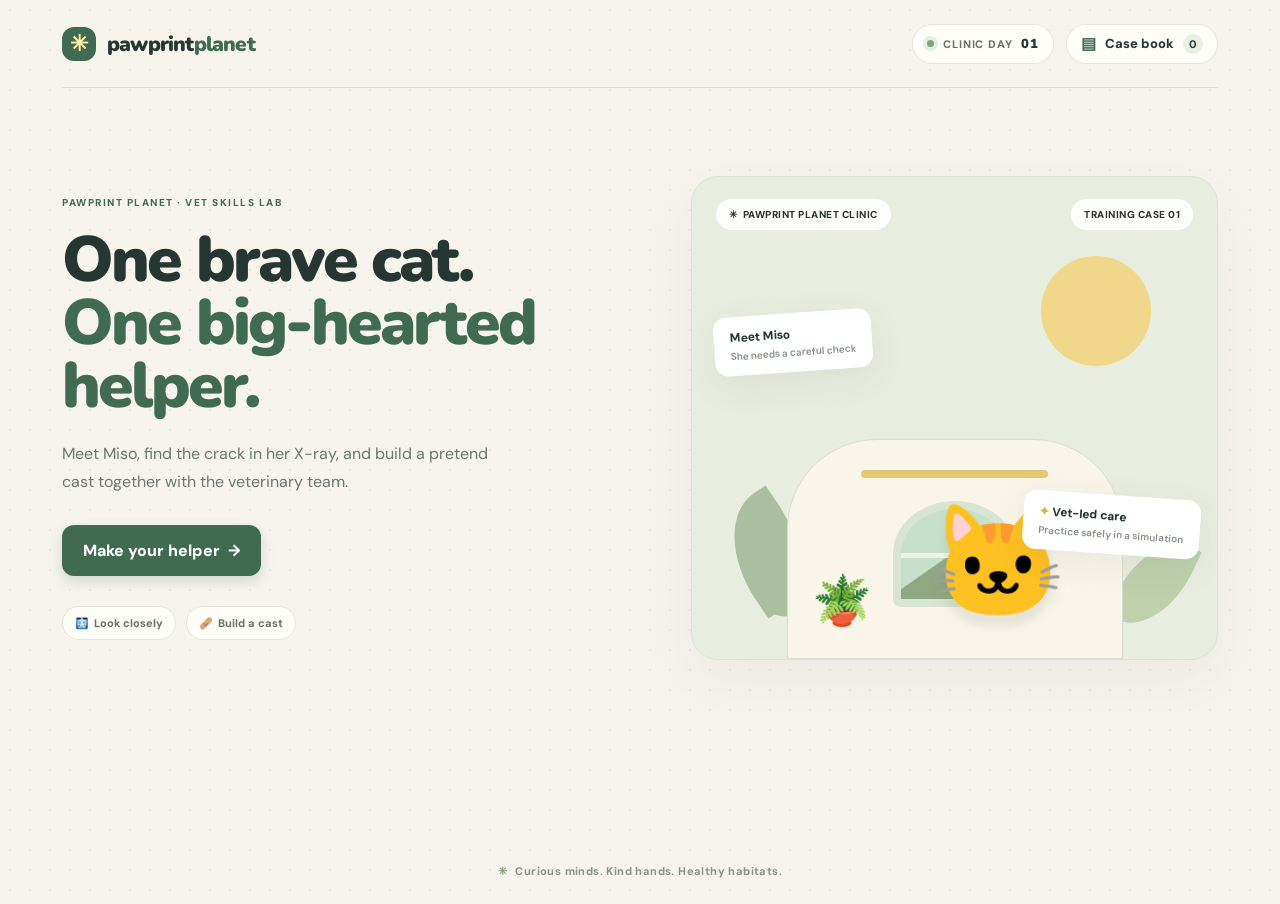
<file: index.html>
<!doctype html>
<html lang="en">
<head>
  <meta charset="utf-8">
  <meta name="viewport" content="width=device-width, initial-scale=1">
  <meta name="theme-color" content="#f7f4ed">
  <title>Pawprint Planet — Miso’s Cast Lab</title>
  <link rel="preconnect" href="https://fonts.googleapis.com">
  <link rel="preconnect" href="https://fonts.gstatic.com" crossorigin>
  <link href="https://fonts.googleapis.com/css2?family=DM+Sans:wght@400;500;600;700;800&family=Nunito:wght@600;700;800;900&display=swap" rel="stylesheet">
  <link rel="stylesheet" href="styles.css">
  <link rel="stylesheet" href="game-enhancements.css">
  <style>.choice:disabled{cursor:default;opacity:.7}</style>
</head>
<body>
  <div class="app-shell">
    <header class="topbar">
      <a class="brand" href="#" aria-label="Pawprint Planet home"><span class="brand-mark">✳</span><span>pawprint<span class="brand-accent">planet</span></span></a>
      <div class="top-meta"><span class="day-pill"><span class="live-dot"></span> CLINIC DAY <b id="day-count">01</b></span><button class="book-button" id="open-book" aria-label="Open case book"><span>▤</span> Case book <b id="case-count">0</b></button></div>
    </header>
    <main id="app" aria-live="polite"></main>
    <footer class="footer-note"><span>✳</span> Curious minds. Kind hands. Healthy habitats.</footer>
  </div>
  <div id="toast" class="toast" role="status" aria-live="polite"></div>
  <script src="game.js"></script>
</body>
</html>
</file>
<file: styles.css>
:root{--ink:#263632;--muted:#6c7b73;--paper:#f7f4ed;--white:#fffefa;--green:#416b51;--deep:#304f3e;--mint:#d9e9d5;--yellow:#f4d883;--peach:#f2c8b7;--line:#e7e5da;--shadow:0 20px 55px #40544412;--font:'DM Sans',sans-serif;--display:'Nunito',sans-serif}*{box-sizing:border-box}body{margin:0;background:var(--paper);color:var(--ink);font-family:var(--font);min-height:100vh;background-image:radial-gradient(#a1b79425 .8px,transparent .8px);background-size:20px 20px}.app-shell{max-width:1240px;margin:auto;padding:0 42px}.topbar{height:88px;display:flex;align-items:center;justify-content:space-between;border-bottom:1px solid #dedfd4}.brand{display:flex;align-items:center;gap:11px;text-decoration:none;color:var(--ink);font:900 21px var(--display);letter-spacing:-.8px}.brand-mark{display:grid;place-items:center;width:34px;height:34px;border-radius:12px;background:var(--green);color:#ffefa7;font-size:22px}.brand-accent{color:var(--green)}.top-meta{display:flex;gap:12px;align-items:center}.day-pill,.book-button{height:40px;display:flex;align-items:center;gap:9px;padding:0 14px;border:1px solid var(--line);border-radius:99px;background:#fffdf8;font-weight:800;font-size:11px;letter-spacing:.8px}.day-pill{color:#65756a}.day-pill b{color:var(--ink);font:900 13px var(--display)}.live-dot{width:7px;height:7px;border-radius:50%;background:#7da481;box-shadow:0 0 0 4px #e2f0df}.book-button{font-size:13px;letter-spacing:0;color:var(--ink);cursor:pointer}.book-button span{font-size:16px;color:var(--green)}.book-button b{background:#e8efe3;border-radius:50%;width:20px;height:20px;display:grid;place-items:center;font-size:11px}.footer-note{display:flex;justify-content:center;align-items:center;gap:8px;color:#89928a;font-size:11px;font-weight:700;letter-spacing:.4px;padding:26px}.footer-note span{color:#7da481}main{min-height:calc(100vh - 150px)}button,select,input{font:inherit}button{cursor:pointer}.eyebrow{font-size:10px;font-weight:800;letter-spacing:1.5px;color:var(--green);text-transform:uppercase}.muted{color:var(--muted)}.landing{display:grid;grid-template-columns:1.03fr .97fr;gap:70px;align-items:center;min-height:660px;padding:48px 0}.hero-copy{max-width:510px}.hero-copy h1{font:900 clamp(44px,5vw,66px)/.98 var(--display);letter-spacing:-2.8px;margin:20px 0 22px}.hero-copy h1 em{font-style:normal;color:var(--green)}.hero-copy>p{font-size:16px;line-height:1.75;color:#68776f;max-width:430px;margin:0 0 29px}.primary,.secondary,.text-button{border:0;border-radius:12px;font-weight:800}.primary{background:var(--green);color:white;padding:15px 21px;box-shadow:0 6px 14px #416b5130;transition:.2s}.primary:hover{background:var(--deep);transform:translateY(-1px)}.secondary{background:#e9efe5;color:var(--deep);padding:12px 16px}.text-button{background:none;color:var(--green);padding:10px}.hero-tags{display:flex;gap:10px;margin-top:30px}.tag{padding:9px 12px;border:1px solid var(--line);background:#fffdf8;border-radius:99px;font-weight:700;font-size:11px;color:#627169}.tag span{margin-right:5px}.hero-art{height:484px;background:#e9eddf;border:1px solid #dbe3d2;border-radius:27px;position:relative;overflow:hidden;box-shadow:var(--shadow)}.art-top{position:absolute;top:22px;left:24px;right:24px;display:flex;justify-content:space-between;z-index:2}.art-top span{background:#ffffffd9;border-radius:99px;padding:9px 13px;font-size:10px;font-weight:800;letter-spacing:.5px}.sun{position:absolute;width:110px;height:110px;background:#f1d78a;border-radius:50%;right:66px;top:79px}.leaf{position:absolute;border-radius:80% 0 80% 0;background:#aabfa0;transform:rotate(-34deg)}.leaf.one{width:72px;height:112px;left:39px;bottom:51px}.leaf.two{width:52px;height:82px;left:86px;bottom:28px;transform:rotate(45deg)}.leaf.three{width:60px;height:97px;right:33px;bottom:27px;transform:rotate(25deg);background:#bfd0ad}.clinic-card{position:absolute;left:18%;right:18%;bottom:0;height:220px;background:#f9f5e9;border-radius:90px 90px 0 0;border:1px solid #d9ddcf;display:flex;justify-content:center;align-items:center}.clinic-card:before{content:'';position:absolute;top:30px;left:22%;right:22%;height:8px;border-radius:9px;background:#e5c876}.window{position:absolute;top:61px;left:50%;transform:translateX(-50%);width:124px;height:106px;border:8px solid #d8e5d2;border-radius:50% 50% 8px 8px;background:linear-gradient(145deg,#c6e0cb 0 48%,#8da882 49%);overflow:hidden}.window:before,.window:after{content:'';position:absolute;background:#eff2e1}.window:before{width:5px;height:100%;left:50%}.window:after{height:5px;width:100%;top:49%}.plant{position:absolute;bottom:26px;left:24px;font-size:48px;z-index:2}.pet-cat{position:absolute;bottom:23px;left:42%;font-size:112px;filter:drop-shadow(0 12px 4px #68725820)}.float-card{position:absolute;z-index:3;background:white;padding:13px 16px;border-radius:13px;box-shadow:0 10px 35px #304f3e14;font-weight:800;font-size:12px}.float-card small{display:block;color:#879188;font-size:10px;font-weight:600;margin-top:4px}.float-card.a{top:136px;left:22px;transform:rotate(-4deg)}.float-card.b{right:17px;bottom:105px;transform:rotate(4deg)}.star{color:#d9ad47}.welcome-card{width:min(900px,100%);margin:60px auto;background:var(--white);border:1px solid var(--line);border-radius:22px;box-shadow:var(--shadow);padding:38px 44px}.steps{display:flex;gap:9px;align-items:center;margin:0 0 21px}.step{font-size:10px;letter-spacing:.8px;font-weight:800;color:#8d9990}.step.active{color:var(--green)}.step-line{width:28px;height:1px;background:#dce2d8}.welcome-card h2{font:900 36px var(--display);letter-spacing:-1.1px;margin:10px 0}.welcome-card>p{line-height:1.65;color:var(--muted);margin:0 0 24px}.avatar-grid{display:grid;grid-template-columns:1fr 1fr;gap:24px}.avatar-preview{border-radius:18px;background:#edf1e6;min-height:282px;display:grid;place-items:center;position:relative;overflow:hidden}.avatar-preview:before{content:'';position:absolute;width:195px;height:195px;border-radius:50%;background:#e2ead9;bottom:-45px}.avatar-sprite{position:relative;z-index:1;text-align:center}.avatar-face{font-size:128px;line-height:1;filter:drop-shadow(0 8px 3px #354d3020)}.avatar-outfit{font-size:14px;font-weight:900;color:var(--green);margin-top:-3px}.avatar-name-preview{position:absolute;z-index:2;top:15px;left:15px;background:white;border-radius:99px;padding:8px 11px;font-size:11px;font-weight:800}.form-fields{display:grid;grid-template-columns:1fr 1fr;gap:12px}.field{display:flex;flex-direction:column;gap:7px}.field.wide{grid-column:1/-1}.field label{font-size:10px;color:#728077;font-weight:800;letter-spacing:.7px;text-transform:uppercase}.field input,.field select{height:43px;border:1px solid #e1e3da;border-radius:10px;background:#fffefa;padding:0 12px;color:var(--ink);outline:none}.field input:focus,.field select:focus{border-color:#81a487;box-shadow:0 0 0 3px #e4eee1}.choice-dots{display:flex;gap:8px}.choice-dot{border:2px solid transparent;border-radius:50%;width:29px;height:29px;padding:0}.choice-dot.selected{outline:2px solid var(--green);outline-offset:2px}.field.note{grid-column:1/-1;color:#879188;font-size:11px;line-height:1.5}.card-actions{display:flex;align-items:center;justify-content:space-between;margin-top:22px}.clinic{padding:26px 0 44px}.clinic-header{display:flex;align-items:flex-end;justify-content:space-between;margin:7px 0 24px}.clinic-header h1{font:900 37px var(--display);letter-spacing:-1.1px;margin:7px 0}.clinic-header p{color:var(--muted);margin:0;font-size:14px}.progress-label{font-size:10px;letter-spacing:1px;color:#77837a;font-weight:800;text-align:right}.progress-track{width:158px;height:7px;background:#e5e9de;border-radius:10px;margin-top:10px;overflow:hidden}.progress-fill{height:100%;border-radius:10px;background:#78a37d;transition:width .4s}.game-layout{display:grid;grid-template-columns:minmax(0,1.4fr) minmax(290px,.8fr);gap:20px;align-items:stretch}.patient-scene{min-height:510px;border-radius:20px;overflow:hidden;background:#e7eddf;border:1px solid #d8e1d1;position:relative}.scene-header{position:absolute;left:20px;right:20px;top:18px;display:flex;justify-content:space-between;z-index:4}.scene-chip{background:#fffdf2;border:1px solid #e3e5d8;border-radius:99px;padding:9px 12px;font-size:10px;font-weight:800;letter-spacing:.7px}.scene-wall{position:absolute;inset:0 0 140px;background:linear-gradient(180deg,#e9efdf,#dfe9d9)}.scene-floor{position:absolute;bottom:0;left:0;right:0;height:147px;background:#e7dbc3;border-top:9px solid #d4c7ad}.scene-window{position:absolute;width:135px;height:119px;left:8%;top:89px;border:9px solid #fffdf3;border-radius:48% 48% 8px 8px;background:linear-gradient(145deg,#c5e3d4 0 46%,#9abc96 47%);box-shadow:0 4px 0 #ccd8c3}.scene-window:after{content:'';position:absolute;top:48%;left:0;width:100%;height:5px;background:#fffdf3}.scene-window:before{content:'';position:absolute;top:0;left:50%;width:5px;height:100%;background:#fffdf3;z-index:1}.scene-shelf{position:absolute;right:8%;top:123px;width:114px;height:9px;border-radius:6px;background:#c9ad80;box-shadow:0 16px 0 -3px #e0d1b5,0 34px 0 -3px #e0d1b5}.scene-plant{position:absolute;bottom:105px;right:8%;font-size:50px;z-index:2}.counter{position:absolute;left:8%;right:8%;bottom:50px;height:54px;border-radius:8px 8px 0 0;background:#8ea887;box-shadow:0 10px 0 #718a6c}.patient{position:absolute;left:50%;transform:translateX(-50%);bottom:91px;z-index:3;text-align:center;transition:.3s}.patient-emoji{font-size:150px;line-height:1;filter:drop-shadow(0 12px 4px #52634824)}.patient-name{display:inline-block;background:#fffdf4;border-radius:99px;padding:8px 14px;font-size:12px;font-weight:900;margin-top:-4px;box-shadow:0 4px 12px #364c3010}.speech{position:absolute;left:50%;transform:translateX(-50%);bottom:303px;z-index:4;background:#fffefa;border-radius:16px;padding:14px 17px;font-size:12px;font-weight:700;line-height:1.5;width:max-content;max-width:74%;box-shadow:0 8px 20px #40544416;text-align:center}.speech:after{content:'';position:absolute;left:50%;bottom:-8px;border-width:9px 8px 0;border-style:solid;border-color:#fffefa transparent transparent;transform:translateX(-50%)}.activity-card{background:var(--white);border:1px solid var(--line);border-radius:20px;padding:25px;box-shadow:0 10px 30px #40544408;display:flex;flex-direction:column}.activity-card .eyebrow{font-size:9px}.activity-card h2{font:900 24px/1.1 var(--display);letter-spacing:-.5px;margin:10px 0}.activity-desc{font-size:12px;line-height:1.6;color:var(--muted);margin:0 0 19px}.choice-list{display:grid;gap:9px}.choice{border:1px solid #e5e7de;background:#fffefa;border-radius:11px;padding:12px 13px;display:flex;align-items:center;gap:11px;text-align:left;color:var(--ink);transition:.15s}.choice:hover{border-color:#a8bca1;background:#f7faf4}.choice .choice-icon{width:31px;height:31px;border-radius:9px;background:#edf2e8;display:grid;place-items:center;font-size:16px;flex-shrink:0}.choice strong{font-size:12px;display:block}.choice small{font-size:10px;color:#7d897f;display:block;margin-top:3px}.choice.is-wrong{border-color:#e6b3a1;background:#fff7f3;animation:shake .25s}.choice.is-right{border-color:#83a77e;background:#f2f8ef}.helper-tip{margin-top:auto;border-radius:11px;background:#f4f5ed;padding:12px;font-size:10px;line-height:1.55;color:#78847b}.helper-tip b{color:var(--green)}.feedback{margin:14px 0 0;padding:12px;border-radius:11px;background:#eff5eb;color:#426348;font-size:11px;line-height:1.55;font-weight:700}.feedback.wrong{background:#fff1eb;color:#945b48}.activity-actions{margin-top:16px}.case-book{position:fixed;inset:0;background:#1e2d2377;z-index:20;display:grid;place-items:center;padding:22px}.book-panel{width:min(680px,100%);max-height:84vh;overflow:auto;border-radius:20px;background:#fffefa;box-shadow:0 25px 80px #182a1d35;padding:26px}.book-head{display:flex;justify-content:space-between;align-items:flex-start}.book-head h2{font:900 27px var(--display);margin:7px 0}.close-button{border:0;border-radius:50%;background:#eef1e8;width:34px;height:34px;font-size:17px;color:#536458}.book-empty{text-align:center;padding:55px 20px;color:#819087}.book-empty .empty-ill{font-size:50px}.case-list{display:grid;gap:9px;margin-top:18px}.case-row{border:1px solid var(--line);border-radius:13px;padding:13px;display:grid;grid-template-columns:50px 1fr auto;align-items:center;gap:12px}.case-animal{width:48px;height:48px;border-radius:13px;display:grid;place-items:center;background:#eff3e9;font-size:26px}.case-row strong{font-size:13px}.case-row small{display:block;color:#78847b;margin-top:4px;font-size:10px}.case-badge{font-size:10px;font-weight:800;background:#edf3e8;color:#557656;border-radius:99px;padding:7px 10px}.overlay{position:fixed;inset:0;z-index:30;background:#20332675;display:grid;place-items:center;padding:20px}.modal{width:min(500px,100%);background:#fffefa;border-radius:22px;padding:32px;box-shadow:0 25px 80px #182a1d35;text-align:center}.modal-icon{font-size:55px}.modal h2{font:900 31px var(--display);margin:8px 0}.modal p{color:#718076;line-height:1.65;font-size:14px}.modal-facts{background:#f2f4eb;padding:13px;border-radius:12px;color:#5d6f62;font-size:11px;line-height:1.6;text-align:left;margin:19px 0}.modal .primary{width:100%}.toast{position:fixed;bottom:25px;left:50%;transform:translate(-50%,20px);opacity:0;background:#314e3b;color:white;border-radius:99px;padding:12px 18px;font-size:12px;font-weight:800;z-index:40;transition:.25s;pointer-events:none}.toast.show{opacity:1;transform:translate(-50%,0)}.hidden{display:none!important}@keyframes shake{25%{transform:translateX(-4px)}75%{transform:translateX(4px)}}.finish-card{max-width:670px;margin:80px auto;padding:48px;background:#fffefa;border:1px solid var(--line);box-shadow:var(--shadow);border-radius:22px;text-align:center}.finish-card h1{font:900 42px var(--display);margin:12px}.finish-icon{font-size:70px}.finish-stats{display:flex;justify-content:center;gap:12px;margin:24px 0}.stat{padding:14px 18px;background:#f1f4eb;border-radius:13px;font-size:12px;font-weight:700}.stat b{display:block;font:900 22px var(--display);color:var(--green)}@media(max-width:850px){.app-shell{padding:0 22px}.landing{grid-template-columns:1fr;gap:28px;padding:42px 0}.hero-copy{max-width:650px}.hero-art{height:370px}.game-layout{grid-template-columns:1fr}.patient-scene{min-height:450px}.activity-card{min-height:360px}.clinic-header h1{font-size:31px}}@media(max-width:590px){.app-shell{padding:0 15px}.topbar{height:70px}.brand{font-size:18px}.day-pill{display:none}.book-button{height:36px;font-size:12px;padding:0 10px}.landing{min-height:auto;padding:43px 0}.hero-copy h1{font-size:48px}.hero-art{height:320px}.pet-cat{font-size:93px}.clinic-card{left:10%;right:10%}.welcome-card{margin:28px auto;padding:24px 18px}.welcome-card h2{font-size:30px}.avatar-grid{grid-template-columns:1fr}.avatar-preview{min-height:230px}.avatar-face{font-size:105px}.form-fields{gap:10px}.clinic{padding-top:20px}.clinic-header h1{font-size:27px}.clinic-header p{font-size:12px}.progress-track{width:90px}.patient-scene{min-height:405px}.patient-emoji{font-size:120px}.patient{bottom:79px}.speech{bottom:270px;font-size:11px;max-width:84%;min-width:190px}.scene-floor{height:125px}.scene-wall{bottom:119px}.scene-plant{bottom:85px}.counter{bottom:40px}.scene-window{top:78px;width:105px;height:98px}.scene-shelf{top:110px}.activity-card{padding:20px}.card-actions{gap:10px;align-items:stretch}.finish-card{padding:33px 21px;margin:46px auto}.finish-card h1{font-size:34px}.footer-note{font-size:9px}}
</file>
<file: game-enhancements.css>
/* Focused case-study interactions */
.xray-card{position:relative;margin:2px 0 16px;padding:11px;background:#e8eee4;border:1px solid #d8e2d6;border-radius:14px}
.xray-label{font-size:9px;letter-spacing:.8px;font-weight:900;color:#607568;margin:0 0 8px 2px}
.xray-card svg{display:block;width:100%;height:auto;border-radius:10px}
.xray-hit{position:absolute;left:47%;top:53%;transform:translate(-50%,-50%);width:38px;height:38px;border:2px solid #f7d780;border-radius:50%;background:#f7d78030;color:#fff5c8;font-size:0;box-shadow:0 0 0 5px #f7d78022;animation:hotspot 1.5s ease-in-out infinite}
.xray-hit:after{content:'✦';font-size:21px;text-shadow:0 1px 4px #253c36}
@keyframes hotspot{50%{box-shadow:0 0 0 9px #f7d78012;transform:translate(-50%,-50%) scale(1.08)}}
.cast-workbench{display:grid;grid-template-columns:minmax(115px,.68fr) minmax(0,1.4fr);gap:12px;margin:3px 0 15px}
.model-leg-wrap{display:flex;flex-direction:column;align-items:center;justify-content:center;min-height:255px;border-radius:14px;background:linear-gradient(160deg,#f1f3e9,#e9eee2);border:1px solid #e1e7da;padding:12px 7px}
.leg-label{font-size:8px;letter-spacing:.7px;font-weight:900;color:#708077;text-align:center}
.model-leg{position:relative;display:flex;justify-content:center;align-items:center;height:187px;width:100%;margin:6px auto}
.bone-shape{position:relative;width:39px;height:147px;border-radius:20px;background:linear-gradient(90deg,#d3b88e,#f7e9ca 45%,#caaa7e);border:2px solid #bd9d71;box-shadow:0 7px 12px #40544418;transition:.25s}
.paw-end{position:absolute;z-index:5;bottom:0;left:50%;transform:translateX(-50%);font-size:23px;filter:drop-shadow(0 3px 2px #40544420)}
.leg-layer{position:absolute;display:block;left:50%;transform:translateX(-50%);width:100%;height:100%;border:1px solid #ffffffa8;box-shadow:0 4px 9px #40544418;transition:all .45s cubic-bezier(.2,.8,.2,1);animation:layerIn .35s ease-out}
.leg-layer.padding{inset:9px auto;transform:translateX(-50%);width:58px;height:auto;border-radius:24px;background:repeating-linear-gradient(135deg,#f4e9d7 0 5px,#fff9eb 5px 10px);border-color:#dbcbb1}
.leg-layer.support{inset:13px auto;transform:translateX(-50%);width:49px;height:auto;border-radius:21px;background:repeating-linear-gradient(0deg,#b5c6b4 0 8px,#d4dfcc 8px 12px);border-color:#91aa96}
.leg-layer.wrap{inset:17px auto;transform:translateX(-50%);width:44px;height:auto;border-radius:20px;background:repeating-linear-gradient(0deg,#e8ad87 0 10px,#f4c59f 10px 16px);border-color:#d99069}
@keyframes layerIn{from{opacity:0;transform:translateX(-50%) scale(.7)}to{opacity:1;transform:translateX(-50%) scale(1)}}
.layer-count{font-size:9px;font-weight:800;color:#607568;text-align:center}
.cast-materials{display:grid;gap:7px;align-content:center}
.material{position:relative;display:grid;grid-template-columns:26px 1fr;column-gap:8px;align-items:center;text-align:left;width:100%;padding:9px;border:1px solid #e1e7db;background:#fffefa;border-radius:11px;color:var(--ink);transition:.18s}
.material:not(:disabled):hover{border-color:#9ab496;background:#f5f8f1;transform:translateX(2px)}
.material>span{grid-row:1/3;display:grid;place-items:center;width:26px;height:26px;border-radius:8px;background:#eff3e9;font-size:14px}
.material strong{font-size:10px;line-height:1.3}
.material small{font-size:8px;line-height:1.35;color:#78857b;margin-top:2px}
.material.used{border-color:#b8cdb3;background:#f2f7ef;opacity:.78}
.material:disabled{cursor:default}
.done-mark{grid-column:2;color:#5d815f;font-size:8px;margin-top:3px}
.cast-progress{height:6px;border-radius:9px;background:#e7ece2;overflow:hidden;margin:0 0 12px}
.cast-progress-fill{height:100%;background:#7ea17b;border-radius:9px;transition:width .35s}
.healed-cat{position:relative;min-height:170px;border-radius:15px;display:grid;place-items:center;background:linear-gradient(160deg,#edf2e7,#dfe9d9);overflow:hidden;margin:12px 0}
.healed-cat>div:nth-child(2){font-size:104px;filter:drop-shadow(0 10px 5px #40544420)}
.healed-spark{position:absolute;top:13px;left:17px;right:17px;text-align:center;color:#d6aa4e;letter-spacing:10px}
.cast-badge{position:absolute;bottom:12px;background:#fffefa;border-radius:99px;padding:8px 13px;font-size:10px;font-weight:900;color:#486c50;box-shadow:0 3px 10px #40544414}
.case-note{display:grid;gap:7px;padding:13px;background:#f3f5ed;border-radius:12px;color:#57695d;font-size:11px}
.case-note>b{font-size:12px;color:var(--ink)}
.case-note small{font-size:9px;line-height:1.5;color:#78847b;margin-top:3px}
.book-actions{display:flex;justify-content:flex-end;gap:8px;margin:15px 0}
.choice:disabled{cursor:default;opacity:.7}
@media(max-width:590px){.cast-workbench{grid-template-columns:110px minmax(0,1fr);gap:8px}.model-leg-wrap{min-height:232px;padding:9px 4px}.model-leg{height:168px}.bone-shape{height:131px}.material{padding:8px 7px;grid-template-columns:23px 1fr;gap:6px}.material>span{width:23px;height:23px}.material strong{font-size:9px}.material small{font-size:7px}.xray-hit{width:34px;height:34px}.case-row{grid-template-columns:44px 1fr}.case-row .case-badge{grid-column:2;justify-self:start}}

/* Treatment-learning cards */
.treatment-deck{display:grid;gap:8px;max-height:405px;overflow:auto;padding:1px 3px 2px 1px}
.treatment-card{display:grid;grid-template-columns:35px 1fr 19px;gap:9px;align-items:start;width:100%;padding:11px;text-align:left;background:#fffefa;border:1px solid #e2e7dc;border-radius:12px;color:var(--ink);transition:.18s}
.treatment-card:hover{border-color:#a4b99f;background:#f7faf4}
.treatment-card.learned{border-color:#c9dac4;background:#f6f9f2}
.treatment-icon{display:grid;place-items:center;width:34px;height:34px;border-radius:10px;background:#edf2e8;font-size:18px}
.treatment-copy{display:grid;gap:4px;min-width:0}
.treatment-copy>strong{font-size:11px;line-height:1.35}
.treatment-copy>small{font-size:9px;color:#7d897f}
.treatment-detail{display:grid;gap:4px;margin-top:7px;padding-top:8px;border-top:1px solid #e4e9df;font-size:9px;color:#65756a;line-height:1.45}
.treatment-detail b{font-size:8px;color:#486d52;text-transform:uppercase;letter-spacing:.55px;margin-top:2px}
.treatment-arrow{font-size:14px;font-weight:900;color:#719477;text-align:center}
.learning-meter{padding:9px 0 2px;text-align:right;color:#829087;font-size:9px}
.learning-meter b{color:#4c7154}
.treatment-deck+.learning-meter+.activity-actions{margin-top:8px}

/* Three-layer drag-to-wrap cast lab */
.cast-lab{display:grid;grid-template-columns:1fr;gap:10px;margin:4px 0 12px}
.wrap-model{padding:12px 12px 10px;border:1px solid #e0e7dc;border-radius:15px;background:linear-gradient(145deg,#f4f6ef,#eaf0e6)}
.wrap-heading{display:flex;justify-content:space-between;align-items:center;color:#708077;font-size:8px;letter-spacing:.75px;font-weight:900}
.wrap-heading span{color:#416b51;font-size:9px;letter-spacing:0}
.wrap-bone{position:relative;height:167px;margin:8px auto 3px;width:min(100%,285px);border-radius:17px;background:radial-gradient(ellipse at center,#dce8d8 0 27%,transparent 28%);display:grid;place-items:center;overflow:hidden}
.bone-core{width:39px;height:146px;border:2px solid #b99d76;border-radius:22px;background:linear-gradient(90deg,#d1b58c,#f7e9c9 45%,#c6a77d);box-shadow:0 5px 11px #40544417}
.model-paw{position:absolute;bottom:2px;left:50%;transform:translateX(-50%);font-size:20px;filter:drop-shadow(0 2px 2px #40544420)}
.wrap-band{position:absolute;z-index:2;left:50%;transform:translateX(-50%);top:calc(var(--band-index)*10% + 5%);width:54px;height:11px;border-radius:7px;border:1px solid #ffffffa5;box-shadow:0 2px 5px #4054442b;animation:bandIn .22s ease-out}
.wrap-band.layer-0{width:48px;background:repeating-linear-gradient(90deg,#f0dfc3 0 5px,#fff5e3 5px 8px)}
.wrap-band.layer-1{width:58px;height:13px;background:repeating-linear-gradient(90deg,#99b39b 0 6px,#c4d3bd 6px 10px)}
.wrap-band.layer-2{width:68px;height:15px;background:repeating-linear-gradient(90deg,#df9b75 0 6px,#f2bd93 6px 10px)}
@keyframes bandIn{from{opacity:.25;transform:translateX(-50%) scaleX(.4)}to{opacity:1;transform:translateX(-50%) scaleX(1)}}
.wrap-track{border:1px solid #dce5da;border-radius:12px;background:#fffefa;padding:8px 9px 6px;outline:none}
.wrap-track:focus-visible{box-shadow:0 0 0 3px #b9d0b2}
.track-direction{text-align:center;color:#7d8a80;font-size:7px;font-weight:900;letter-spacing:.7px;margin:0 0 6px}
.drag-lane{position:relative;height:50px;border-radius:9px;background:linear-gradient(180deg,#eff3eb,#e6ede3);border:1px dashed #bdcdb9;overflow:hidden;touch-action:none;user-select:none}
.drag-bone{position:absolute;z-index:0;left:32%;right:32%;top:15px;height:19px;border:1px solid #c0a982;border-radius:14px;background:linear-gradient(90deg,#dcc69f,#fff0d4 50%,#d0b48d);opacity:.8}
.drag-bone:after{content:'';position:absolute;left:40%;right:40%;top:5px;height:7px;border-radius:5px;background:#b6c9b0}
.drag-strip{position:absolute;z-index:1;left:0;top:10px;width:48%;height:29px;border:1px solid #c6d2c1;border-radius:8px;background:repeating-linear-gradient(90deg,#f4e8d4 0 8px,#fff7e9 8px 14px);display:grid;place-items:center;color:#5b6e61;font-size:8px;font-weight:900;box-shadow:0 3px 8px #40544420;cursor:grab;touch-action:none;user-select:none;white-space:nowrap;transition:box-shadow .16s}
.drag-strip.layer-1{background:repeating-linear-gradient(90deg,#9bb49d 0 8px,#cedbc7 8px 14px);border-color:#87a78c;color:#334f3c}
.drag-strip.layer-2{background:repeating-linear-gradient(90deg,#df9a75 0 8px,#f2c39f 8px 14px);border-color:#ce8867;color:#663f31}
.drag-strip.dragging{cursor:grabbing;box-shadow:0 7px 14px #304f3e35;scale:1.03}
.drag-help{text-align:center;color:#869188;font-size:8px;margin-top:5px}
.layer-steps{display:grid;grid-template-columns:repeat(3,1fr);gap:6px}
.layer-step{display:flex;align-items:center;gap:6px;min-width:0;padding:7px 6px;border:1px solid #e2e7dc;border-radius:10px;background:#fffefa;opacity:.64}
.layer-step.active{opacity:1;border-color:#9eb79b;background:#f2f7ef}
.layer-step.done{opacity:.9;border-color:#c5d6c0}
.layer-step>span{display:grid;place-items:center;flex:0 0 19px;height:19px;border-radius:50%;background:#edf1e8;color:#68816a;font-size:9px;font-weight:900}
.layer-step.active>span,.layer-step.done>span{background:#527858;color:white}
.layer-step div{display:grid;gap:2px;min-width:0}
.layer-step b{font-size:8px;white-space:nowrap;overflow:hidden;text-overflow:ellipsis}
.layer-step small{font-size:7px;color:#7b887e}
.wrap-instruction{display:flex;align-items:center;gap:10px;background:#f0f4eb;border:1px solid #e1e9dc;border-radius:11px;padding:10px;margin:0 0 2px}
.instruction-icon{display:grid;place-items:center;flex:0 0 31px;height:31px;border-radius:9px;background:#fffefa;font-size:17px}
.wrap-instruction div{display:grid;gap:3px}
.wrap-instruction b{font-size:10px;color:#3d5d46}
.wrap-instruction small{font-size:8px;line-height:1.4;color:#738178}
@media(max-width:590px){.treatment-deck{max-height:none}.treatment-card{padding:9px;grid-template-columns:31px 1fr 16px}.treatment-icon{width:30px;height:30px}.wrap-bone{height:150px}.bone-core{height:130px}.layer-steps{gap:4px}.layer-step{padding:6px 4px}.layer-step b{font-size:7px}.drag-strip{width:48%;font-size:7px}}

/* Five-question comprehension check */
.quiz-heading{display:flex;align-items:center;justify-content:space-between;gap:8px}
.quiz-heading h2{margin:9px 0}
.quiz-heading>span{flex:0 0 auto;padding:6px 9px;border-radius:99px;background:#edf2e8;color:#507455;font-size:9px;font-weight:900}
.quiz-progress{height:5px;margin:4px 0 14px;border-radius:9px;background:#e8ece3;overflow:hidden}
.quiz-progress>div{height:100%;background:#7fa27e;border-radius:9px;transition:width .25s}
.quiz-question{margin:0 0 14px;font:800 15px/1.35 var(--display);color:var(--ink)}
.choice.quiz-missed{border-color:#e2b6a4;background:#fff4ef}
.choice.quiz-correct{border-color:#8eae88;background:#eef6eb}
.choice:disabled.quiz-correct{opacity:1}

/* Two-view teaching radiograph and vet-guided wrap model */
.radiograph-grid{display:grid;grid-template-columns:1fr 1fr;gap:8px;position:relative;margin:7px 0 8px}
.radio-view{position:relative;min-width:0;padding:7px 7px 6px;background:#e9eee5;border:1px solid #dbe4d8;border-radius:12px}
.radio-view-label{display:block;margin:0 0 5px;color:#6f8075;font-size:8px;letter-spacing:.7px;font-weight:900;text-align:center}
.radio-view svg{display:block;width:100%;height:auto;aspect-ratio:180/225;border-radius:8px;background:#273638;box-shadow:inset 0 0 22px #0e1c1d}
.xray-hit{left:53%;top:57%;width:33px;height:33px;border:2px solid #f5df8c;background:#f5df8c20;color:#fff5c8}
.xray-caption{display:flex;align-items:center;gap:7px;margin:5px 2px 12px;color:#67776d;font-size:9px;line-height:1.4}
.fracture-key{flex:0 0 10px;width:10px;height:10px;border-radius:50%;background:#f0d884;box-shadow:0 0 0 3px #f0d88430}
.cast-limb-svg{display:block;width:min(100%,260px);height:auto;max-height:280px;margin:7px auto 4px;border-radius:15px;background:radial-gradient(ellipse at center,#f5f1e7,#e9eee4);touch-action:none;user-select:none;outline:none}
.cast-limb-svg:focus-visible{box-shadow:0 0 0 3px #9db99a}
.trace-guide-line{fill:none;stroke:#728c75;stroke-width:3;stroke-dasharray:3 5;stroke-linecap:round;stroke-linejoin:round;opacity:.8}
.applied-layer{fill:none;stroke-linecap:round;stroke-linejoin:round;filter:drop-shadow(0 1px 2px #45564530)}
.applied-layer.layer-0{stroke:#f5f1e7;stroke-width:22}
.applied-layer.layer-1{stroke:#c7b99f;stroke-width:26}
.applied-layer.layer-2{stroke:#87a989;stroke-width:31}
.trace-progress{fill:none;stroke-linecap:round;stroke-linejoin:round;stroke-width:6;filter:drop-shadow(0 1px 2px #31473a50)}
.trace-progress.layer-0{stroke:#f4eee0}
.trace-progress.layer-1{stroke:#cdbd9d}
.trace-progress.layer-2{stroke:#82a582}
.wrap-handle{cursor:grab;touch-action:none}
.wrap-handle.is-dragging{cursor:grabbing}
.wrap-handle circle{fill:#416b51;stroke:#fffefa;stroke-width:3;r:12px;filter:drop-shadow(0 3px 4px #253c3550)}
.wrap-handle text{fill:#fffefa;font:900 14px sans-serif;text-anchor:middle;pointer-events:none}
.trace-progress-track{height:5px;width:min(100%,245px);margin:4px auto 7px;border-radius:8px;background:#e1e8dd;overflow:hidden}
.trace-progress-track>div{height:100%;background:#769a76;border-radius:8px;transition:width .12s}
.trace-help{text-align:center;color:#75847a;font-size:8px;line-height:1.4}
.wrap-instruction{background:#f1f4eb}
@media(max-width:590px){.radiograph-grid{gap:5px}.radio-view{padding:5px}.radio-view-label{font-size:7px}.xray-hit{width:29px;height:29px}.xray-hit:after{font-size:17px}.cast-limb-svg{max-height:240px}}
</file>
